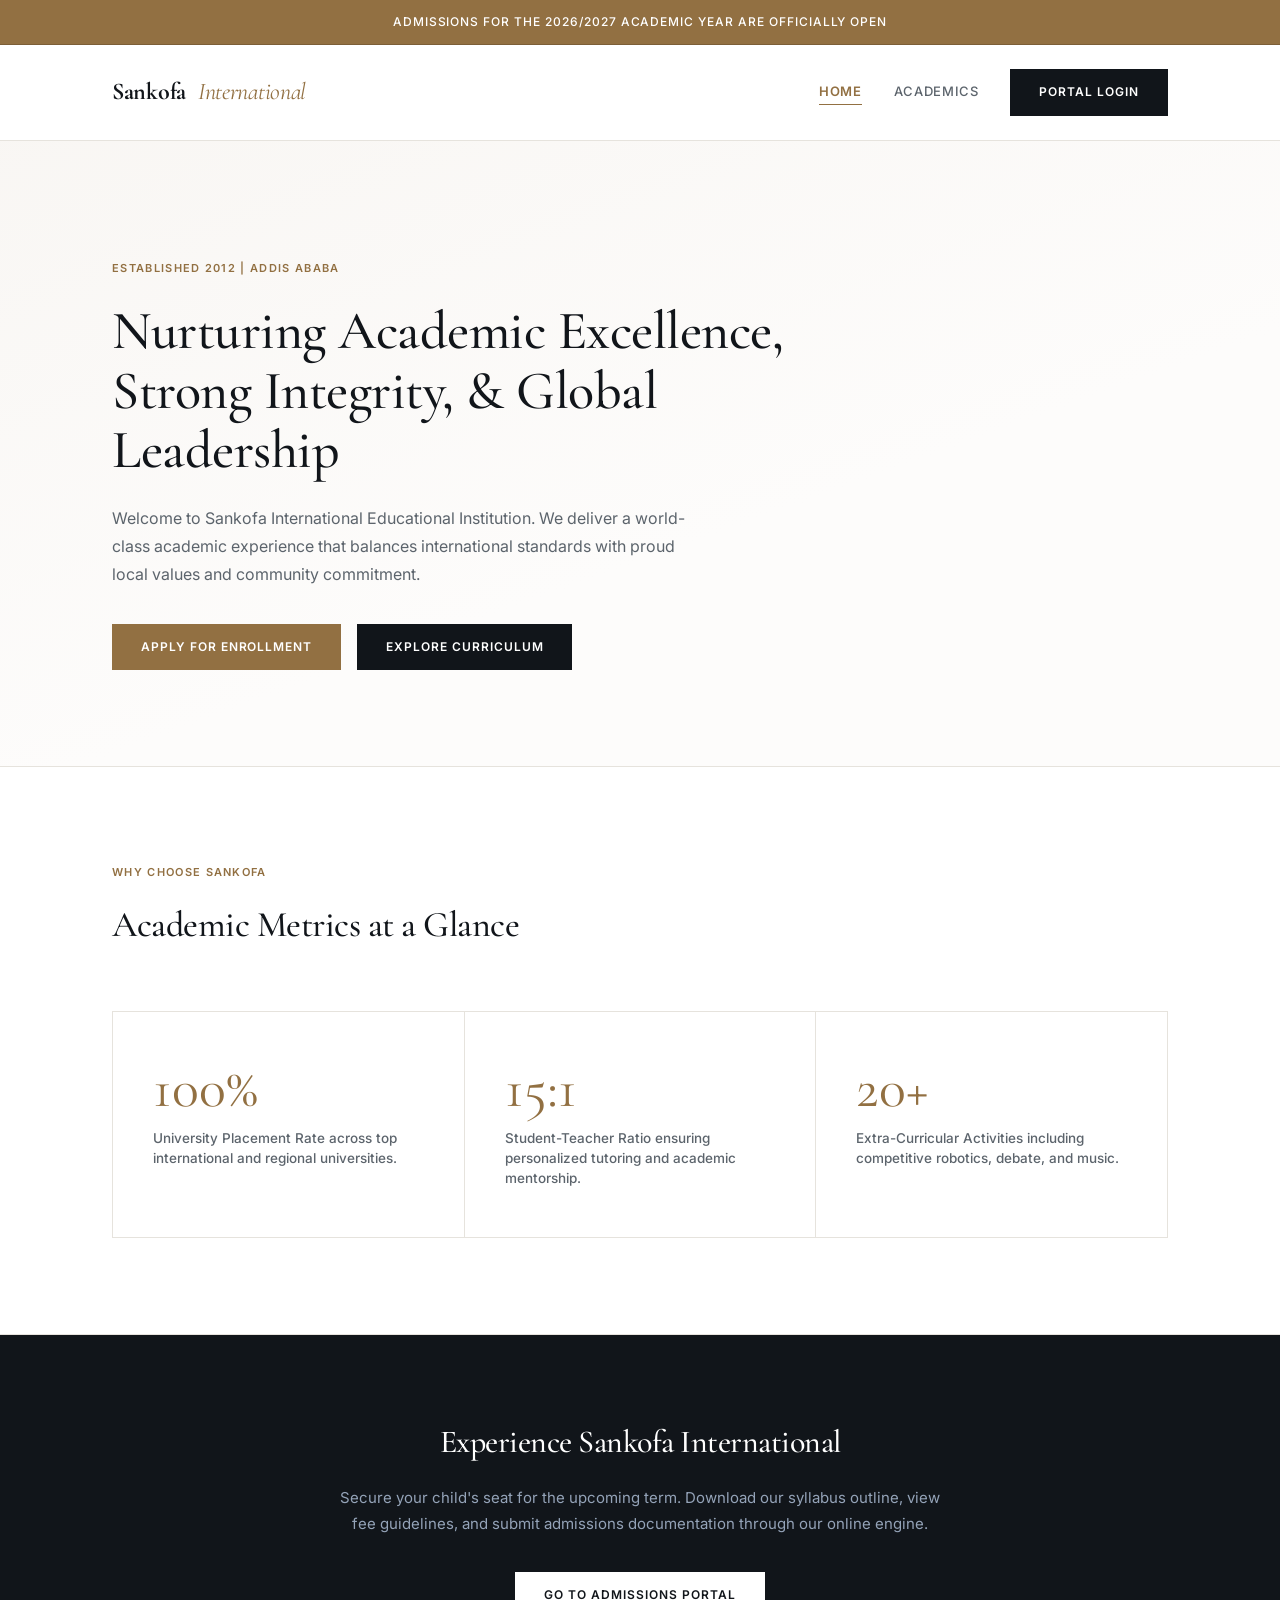
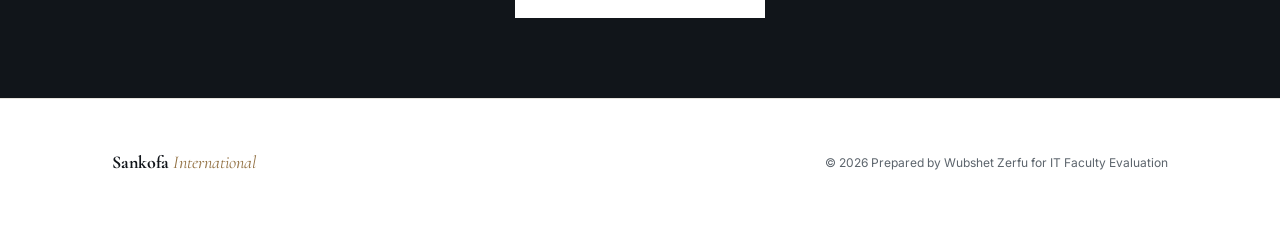
<file: templates/sankofa-school/index.html>
<!DOCTYPE html>
<html lang="en">
<head>
  <meta charset="UTF-8">
  <meta name="viewport" content="width=device-width, initial-scale=1.0">
  <title>Sankofa International Educational Institution</title>
  <!-- Google Fonts: Cormorant Garamond (Serif) & Inter (Sans-serif) -->
  <link rel="preconnect" href="https://fonts.googleapis.com">
  <link rel="preconnect" href="https://fonts.gstatic.com" crossorigin>
  <link href="https://fonts.googleapis.com/css2?family=Cormorant+Garamond:ital,wght@0,400;0,500;0,600;0,700;1,400&family=Inter:wght@400;500;600&display=swap" rel="stylesheet">
  <style>
    :root {
      --primary: #927042;      /* Satin Bronze Gold */
      --primary-hover: #7c5e37;
      --accent: #11151a;       /* Ink Black */
      --bg: #fdfcfb;           /* Warm Alabaster */
      --surface: #ffffff;
      --text: #11151a;
      --muted: #5c646c;
      --border: #e6e3dd;
      
      --font-heading: 'Cormorant Garamond', Georgia, serif;
      --font-body: 'Inter', sans-serif;
    }
    
    * {
      box-sizing: border-box;
      margin: 0;
      padding: 0;
    }
    
    body {
      font-family: var(--font-body);
      background-color: var(--bg);
      color: var(--text);
      line-height: 1.7;
      -webkit-font-smoothing: antialiased;
    }

    .container {
      max-width: 1120px;
      margin: 0 auto;
      padding: 0 32px;
      width: 100%;
    }

    /* Emergency Alert Banner */
    .alert-banner {
      background: var(--primary);
      color: #ffffff;
      font-size: 12px;
      font-weight: 500;
      text-transform: uppercase;
      letter-spacing: 0.08em;
      text-align: center;
      padding: 12px 24px;
      border-bottom: 1px solid var(--primary-hover);
    }
    
    /* Header */
    header {
      background: var(--surface);
      border-bottom: 1px solid var(--border);
      position: sticky;
      top: 0;
      z-index: 100;
      width: 100%;
    }
    .header-inner {
      display: flex;
      justify-content: space-between;
      align-items: center;
      padding: 24px 0;
      position: relative;
    }
    .brand {
      font-family: var(--font-heading);
      font-size: 24px;
      font-weight: 700;
      color: var(--text);
      text-decoration: none;
      letter-spacing: -0.3px;
      display: flex;
      align-items: center;
      gap: 12px;
    }
    .brand span {
      color: var(--primary);
      font-style: italic;
      font-weight: 400;
    }
    nav {
      display: flex;
      align-items: center;
      gap: 32px;
    }
    nav a {
      text-decoration: none;
      color: var(--muted);
      font-weight: 500;
      font-size: 13px;
      letter-spacing: 0.05em;
      text-transform: uppercase;
      border-bottom: 1px solid transparent;
      padding-bottom: 2px;
      transition: color 0.15s, border-color 0.15s;
    }
    nav a:hover, nav a.active {
      color: var(--primary);
      border-bottom-color: var(--primary);
      font-weight: 600;
    }
    .btn.active {
      background-color: transparent !important;
      color: var(--primary) !important;
      border-color: var(--primary) !important;
    }
    .btn {
      display: inline-block;
      padding: 12px 28px;
      background: var(--primary);
      color: #ffffff;
      font-weight: 600;
      font-size: 12px;
      text-transform: uppercase;
      letter-spacing: 0.08em;
      text-decoration: none;
      border: 1px solid var(--primary);
      transition: all 0.15s ease;
      cursor: pointer;
    }
    .btn:hover {
      background: transparent;
      color: var(--primary);
    }
    .btn-accent {
      background: var(--accent);
      border-color: var(--accent);
    }
    .btn-accent:hover {
      background: transparent;
      color: var(--accent);
    }

    .menu-toggle {
      display: none;
      background: none;
      border: none;
      color: var(--text);
      cursor: pointer;
      padding: 4px;
    }

    /* Hero Section */
    .hero {
      border-bottom: 1px solid var(--border);
      background: linear-gradient(160deg, color-mix(in srgb, var(--primary) 4%, var(--bg)), var(--bg) 60%);
      padding: 112px 0 96px;
    }
    .hero-inner {
      max-width: 780px;
    }
    .hero-eyebrow {
      display: inline-block;
      font-size: 11px;
      font-weight: 600;
      color: var(--primary);
      text-transform: uppercase;
      letter-spacing: 0.12em;
      margin-bottom: 24px;
    }
    .hero h1 {
      font-family: var(--font-heading);
      font-size: 54px;
      line-height: 1.1;
      font-weight: 500;
      color: var(--text);
      margin-bottom: 24px;
      letter-spacing: -0.5px;
    }
    .hero p {
      font-size: 16px;
      color: var(--muted);
      margin-bottom: 36px;
      line-height: 1.75;
      max-width: 580px;
    }
    .hero-actions {
      display: flex;
      gap: 16px;
    }

    /* Highlights Section */
    .section {
      padding: 96px 0;
      background: var(--surface);
    }
    .section-label {
      font-size: 11px;
      font-weight: 600;
      color: var(--primary);
      text-transform: uppercase;
      letter-spacing: 0.12em;
      margin-bottom: 12px;
      display: block;
    }
    .section-title {
      font-family: var(--font-heading);
      font-size: 36px;
      font-weight: 500;
      margin-bottom: 56px;
      letter-spacing: -0.5px;
    }

    .highlights-grid {
      display: grid;
      grid-template-columns: repeat(3, 1fr);
      gap: 1px;
      background: var(--border);
      border: 1px solid var(--border);
    }
    .highlight-card {
      padding: 48px 40px;
      background: var(--surface);
      text-align: left;
    }
    .highlight-value {
      font-family: var(--font-heading);
      font-size: 56px;
      font-weight: 400;
      color: var(--primary);
      margin-bottom: 12px;
      line-height: 1;
    }
    .highlight-desc {
      font-size: 13.5px;
      color: var(--muted);
      font-weight: 500;
      line-height: 1.5;
    }

    /* Admissions Banner */
    .admissions-strip {
      background: var(--accent);
      color: #ffffff;
      padding: 80px 0;
      text-align: center;
      border-top: 1px solid var(--border);
    }
    .admissions-strip h2 {
      font-family: var(--font-heading);
      font-size: 32px;
      font-weight: 500;
      margin-bottom: 16px;
      letter-spacing: -0.5px;
    }
    .admissions-strip p {
      font-size: 15px;
      color: #94a3b8;
      max-width: 600px;
      margin: 0 auto 36px;
      line-height: 1.7;
    }

    /* Footer */
    footer {
      background: var(--surface);
      color: var(--muted);
      padding: 48px 0;
      border-top: 1px solid var(--border);
    }
    .footer-inner {
      display: flex;
      justify-content: space-between;
      align-items: center;
    }
    .footer-brand {
      font-family: var(--font-heading);
      font-size: 18px;
      font-weight: 700;
      color: var(--text);
    }
    .footer-brand span {
      color: var(--primary);
      font-style: italic;
      font-weight: 400;
    }
    .footer-copy {
      font-size: 12px;
    }

    /* Mobile Styles */
    @media (max-width: 768px) {
      .header-inner {
        position: relative;
      }
      .menu-toggle {
        display: block;
      }
      nav {
        display: none;
        position: absolute;
        top: 100%;
        left: -32px;
        right: -32px;
        background: var(--surface);
        border-bottom: 1px solid var(--border);
        flex-direction: column;
        padding: 24px;
        gap: 20px;
        align-items: flex-start;
        box-shadow: 0 10px 15px -3px rgba(0, 0, 0, 0.05);
        z-index: 99;
      }
      nav.open {
        display: flex;
      }
      nav a {
        width: 100%;
        padding: 4px 0;
      }
      .highlights-grid {
        grid-template-columns: 1fr;
        gap: 1px;
      }
      .hero h1 {
        font-size: 38px;
      }
      .hero-actions {
        flex-direction: column;
        gap: 12px;
      }
      .footer-inner {
        flex-direction: column;
        gap: 16px;
        text-align: center;
      }
    }
  </style>
</head>
<body>

  <!-- Alert Banner -->
  <div class="alert-banner">
    Admissions for the 2026/2027 Academic Year are officially open
  </div>

  <!-- Header -->
  <header>
    <div class="container">
      <div class="header-inner">
        <a href="index.html" class="brand">Sankofa <span>International</span></a>
        <button class="menu-toggle" aria-label="Toggle Menu" onclick="this.nextElementSibling.classList.toggle('open');">
          <svg viewBox="0 0 24 24" width="24" height="24" stroke="currentColor" stroke-width="2" fill="none" stroke-linecap="round" stroke-linejoin="round">
            <line x1="3" y1="12" x2="21" y2="12"></line>
            <line x1="3" y1="6" x2="21" y2="6"></line>
            <line x1="3" y1="18" x2="21" y2="18"></line>
          </svg>
        </button>
        <nav>
          <a href="index.html" class="active">Home</a>
          <a href="academics.html">Academics</a>
          <a href="portal.html" class="btn btn-accent" style="color:#ffffff;">Portal Login</a>
        </nav>
      </div>
    </div>
  </header>

  <!-- Hero Section -->
  <section class="hero">
    <div class="container">
      <div class="hero-inner">
        <span class="hero-eyebrow">Established 2012 | Addis Ababa</span>
        <h1>Nurturing Academic Excellence, Strong Integrity, & Global Leadership</h1>
        <p>Welcome to Sankofa International Educational Institution. We deliver a world-class academic experience that balances international standards with proud local values and community commitment.</p>
        <div class="hero-actions">
          <a href="portal.html" class="btn">Apply For Enrollment</a>
          <a href="academics.html" class="btn btn-accent">Explore Curriculum</a>
        </div>
      </div>
    </div>
  </section>

  <!-- Highlights -->
  <section class="section">
    <div class="container">
      <span class="section-label">Why Choose Sankofa</span>
      <h2 class="section-title">Academic Metrics at a Glance</h2>
      <div class="highlights-grid">
        <div class="highlight-card">
          <div class="highlight-value">100%</div>
          <div class="highlight-desc">University Placement Rate across top international and regional universities.</div>
        </div>
        <div class="highlight-card">
          <div class="highlight-value">15:1</div>
          <div class="highlight-desc">Student-Teacher Ratio ensuring personalized tutoring and academic mentorship.</div>
        </div>
        <div class="highlight-card">
          <div class="highlight-value">20+</div>
          <div class="highlight-desc">Extra-Curricular Activities including competitive robotics, debate, and music.</div>
        </div>
      </div>
    </div>
  </section>

  <!-- Admissions Strip -->
  <section class="admissions-strip">
    <div class="container">
      <h2>Experience Sankofa International</h2>
      <p>Secure your child's seat for the upcoming term. Download our syllabus outline, view fee guidelines, and submit admissions documentation through our online engine.</p>
      <a href="portal.html" class="btn btn-accent" style="background:#ffffff; color:var(--accent); border-color:#ffffff;">Go to Admissions Portal</a>
    </div>
  </section>

  <!-- Footer -->
  <footer>
    <div class="container">
      <div class="footer-inner">
        <span class="footer-brand">Sankofa <span>International</span></span>
        <span class="footer-copy">&copy; 2026 Prepared by Wubshet Zerfu for IT Faculty Evaluation</span>
      </div>
    </div>
  </footer>

</body>
</html>
</file>
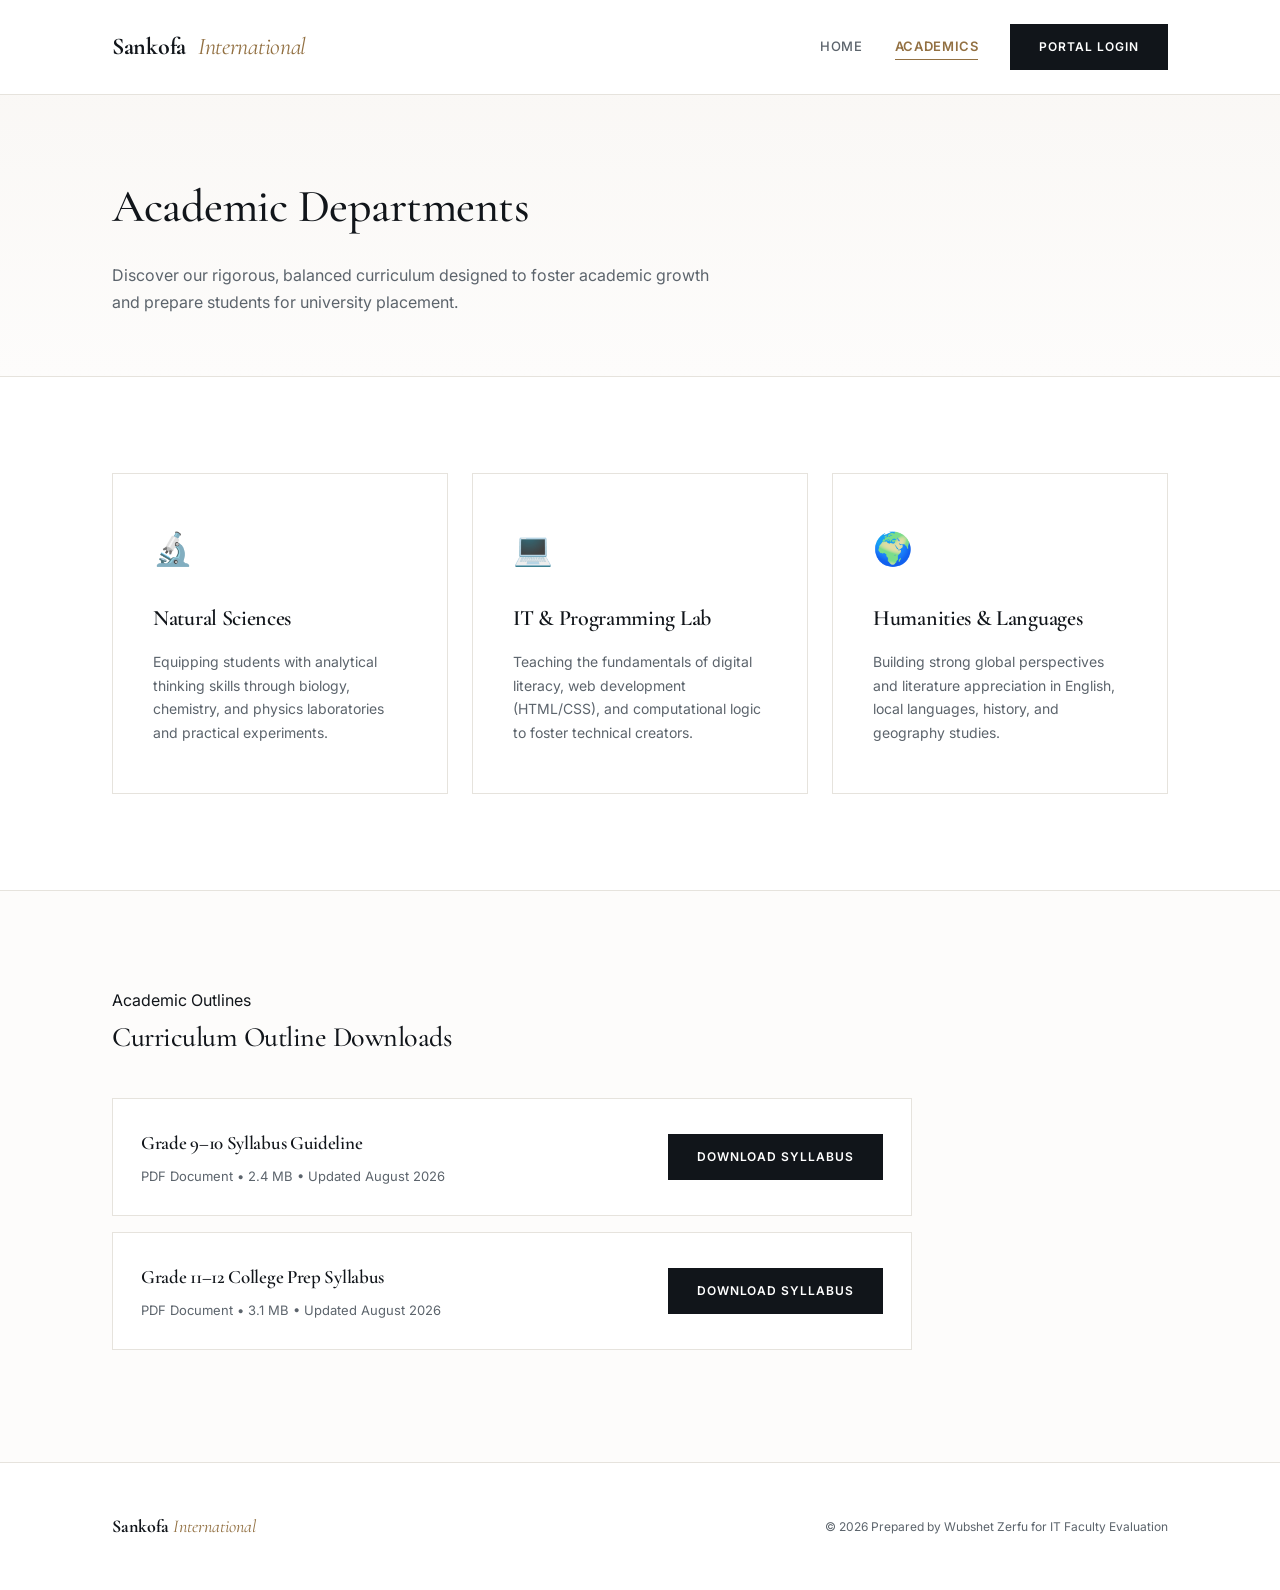
<file: templates/sankofa-school/academics.html>
<!DOCTYPE html>
<html lang="en">
<head>
  <meta charset="UTF-8">
  <meta name="viewport" content="width=device-width, initial-scale=1.0">
  <title>Academics — Sankofa International</title>
  <!-- Google Fonts: Cormorant Garamond (Serif) & Inter (Sans-serif) -->
  <link rel="preconnect" href="https://fonts.googleapis.com">
  <link rel="preconnect" href="https://fonts.gstatic.com" crossorigin>
  <link href="https://fonts.googleapis.com/css2?family=Cormorant+Garamond:ital,wght@0,400;0,500;0,600;0,700;1,400&family=Inter:wght@400;500;600&display=swap" rel="stylesheet">
  <style>
    :root {
      --primary: #927042;      /* Satin Bronze Gold */
      --primary-hover: #7c5e37;
      --accent: #11151a;       /* Ink Black */
      --bg: #fdfcfb;           /* Warm Alabaster */
      --surface: #ffffff;
      --text: #11151a;
      --muted: #5c646c;
      --border: #e6e3dd;
      
      --font-heading: 'Cormorant Garamond', Georgia, serif;
      --font-body: 'Inter', sans-serif;
    }
    
    * {
      box-sizing: border-box;
      margin: 0;
      padding: 0;
    }
    
    body {
      font-family: var(--font-body);
      background-color: var(--bg);
      color: var(--text);
      line-height: 1.7;
      -webkit-font-smoothing: antialiased;
    }

    .container {
      max-width: 1120px;
      margin: 0 auto;
      padding: 0 32px;
      width: 100%;
    }
    
    /* Header */
    header {
      background: var(--surface);
      border-bottom: 1px solid var(--border);
      position: sticky;
      top: 0;
      z-index: 100;
      width: 100%;
    }
    .header-inner {
      display: flex;
      justify-content: space-between;
      align-items: center;
      padding: 24px 0;
      position: relative;
    }
    .brand {
      font-family: var(--font-heading);
      font-size: 24px;
      font-weight: 700;
      color: var(--text);
      text-decoration: none;
      letter-spacing: -0.3px;
      display: flex;
      align-items: center;
      gap: 12px;
    }
    .brand span {
      color: var(--primary);
      font-style: italic;
      font-weight: 400;
    }
    nav {
      display: flex;
      align-items: center;
      gap: 32px;
    }
    nav a {
      text-decoration: none;
      color: var(--muted);
      font-weight: 500;
      font-size: 13px;
      letter-spacing: 0.05em;
      text-transform: uppercase;
      border-bottom: 1px solid transparent;
      padding-bottom: 2px;
      transition: color 0.15s, border-color 0.15s;
    }
    nav a:hover, nav a.active {
      color: var(--primary);
      border-bottom-color: var(--primary);
      font-weight: 600;
    }
    .btn.active {
      background-color: transparent !important;
      color: var(--primary) !important;
      border-color: var(--primary) !important;
    }
    .btn {
      display: inline-block;
      padding: 12px 28px;
      background: var(--primary);
      color: #ffffff;
      font-weight: 600;
      font-size: 12px;
      text-transform: uppercase;
      letter-spacing: 0.08em;
      text-decoration: none;
      border: 1px solid var(--primary);
      transition: all 0.15s ease;
      cursor: pointer;
    }
    .btn:hover {
      background: transparent;
      color: var(--primary);
    }
    .btn-accent {
      background: var(--accent);
      border-color: var(--accent);
    }
    .btn-accent:hover {
      background: transparent;
      color: var(--accent);
    }

    .menu-toggle {
      display: none;
      background: none;
      border: none;
      color: var(--text);
      cursor: pointer;
      padding: 4px;
    }

    /* Page Intro */
    .intro-section {
      padding: 72px 0 60px;
      background: linear-gradient(180deg, color-mix(in srgb, var(--primary) 3%, var(--bg)), var(--bg));
      border-bottom: 1px solid var(--border);
    }
    .intro-title {
      font-family: var(--font-heading);
      font-size: 46px;
      font-weight: 500;
      margin-bottom: 16px;
      letter-spacing: -0.5px;
    }
    .intro-lead {
      color: var(--muted);
      font-size: 16px;
      max-width: 600px;
      line-height: 1.7;
    }

    /* Main Academics Content */
    .section {
      padding: 96px 0;
      background: var(--surface);
    }
    .grid {
      display: grid;
      grid-template-columns: repeat(3, 1fr);
      gap: 24px;
    }
    .dept-card {
      background: var(--surface);
      border: 1px solid var(--border);
      padding: 48px 40px;
      transition: transform 0.2s, box-shadow 0.2s;
    }
    .dept-card:hover {
      transform: translateY(-4px);
      box-shadow: 0 12px 24px -10px color-mix(in srgb, var(--primary) 12%, transparent);
      border-color: color-mix(in srgb, var(--primary) 30%, var(--border));
    }
    .dept-icon {
      font-size: 32px;
      margin-bottom: 24px;
    }
    .dept-card h3 {
      font-family: var(--font-heading);
      font-size: 22px;
      font-weight: 600;
      margin-bottom: 12px;
      letter-spacing: -0.3px;
    }
    .dept-card p {
      font-size: 14px;
      color: var(--muted);
      line-height: 1.7;
    }

    /* Syllabus List */
    .syllabus-section {
      padding: 96px 0;
      border-top: 1px solid var(--border);
      background: var(--bg);
    }
    .curriculum-list {
      max-width: 800px;
      margin-top: 36px;
    }
    .curriculum-item {
      background: var(--surface);
      border: 1px solid var(--border);
      padding: 28px;
      display: flex;
      justify-content: space-between;
      align-items: center;
      margin-bottom: 16px;
      border-radius: 0px;
    }
    .curr-info h4 {
      font-family: var(--font-heading);
      font-size: 19px;
      font-weight: 600;
      margin-bottom: 6px;
      letter-spacing: -0.3px;
    }
    .curr-info p {
      font-size: 13px;
      color: var(--muted);
    }

    /* Footer */
    footer {
      background: var(--surface);
      color: var(--muted);
      padding: 48px 0;
      border-top: 1px solid var(--border);
    }
    .footer-inner {
      display: flex;
      justify-content: space-between;
      align-items: center;
    }
    .footer-brand {
      font-family: var(--font-heading);
      font-size: 18px;
      font-weight: 800;
      color: var(--text);
    }
    .footer-brand span {
      color: var(--primary);
      font-style: italic;
      font-weight: 400;
    }
    .footer-copy {
      font-size: 12px;
    }

    /* Mobile Styles */
    @media (max-width: 768px) {
      .menu-toggle {
        display: block;
      }
      nav {
        display: none;
        position: absolute;
        top: 100%;
        left: -32px;
        right: -32px;
        background: var(--surface);
        border-bottom: 1px solid var(--border);
        flex-direction: column;
        padding: 24px;
        gap: 20px;
        align-items: flex-start;
        box-shadow: 0 10px 15px -3px rgba(0, 0, 0, 0.05);
        z-index: 99;
      }
      nav.open {
        display: flex;
      }
      nav a {
        width: 100%;
        padding: 4px 0;
      }
      .grid {
        grid-template-columns: 1fr;
      }
      .curriculum-item {
        flex-direction: column;
        align-items: flex-start;
        gap: 20px;
      }
      .footer-inner {
        flex-direction: column;
        gap: 16px;
        text-align: center;
      }
    }
  </style>
</head>
<body>

  <!-- Header -->
  <header>
    <div class="container">
      <div class="header-inner">
        <a href="index.html" class="brand">Sankofa <span>International</span></a>
        <button class="menu-toggle" aria-label="Toggle Menu" onclick="this.nextElementSibling.classList.toggle('open');">
          <svg viewBox="0 0 24 24" width="24" height="24" stroke="currentColor" stroke-width="2" fill="none" stroke-linecap="round" stroke-linejoin="round">
            <line x1="3" y1="12" x2="21" y2="12"></line>
            <line x1="3" y1="6" x2="21" y2="6"></line>
            <line x1="3" y1="18" x2="21" y2="18"></line>
          </svg>
        </button>
        <nav>
          <a href="index.html">Home</a>
          <a href="academics.html" class="active">Academics</a>
          <a href="portal.html" class="btn btn-accent" style="color:#ffffff;">Portal Login</a>
        </nav>
      </div>
    </div>
  </header>

  <!-- Page Intro -->
  <section class="intro-section">
    <div class="container">
      <h1 class="intro-title">Academic Departments</h1>
      <p class="intro-lead">Discover our rigorous, balanced curriculum designed to foster academic growth and prepare students for university placement.</p>
    </div>
  </section>

  <!-- Departments Grid -->
  <section class="section">
    <div class="container">
      <div class="grid">
        <div class="dept-card">
          <div class="dept-icon">🔬</div>
          <h3>Natural Sciences</h3>
          <p>Equipping students with analytical thinking skills through biology, chemistry, and physics laboratories and practical experiments.</p>
        </div>
        <div class="dept-card">
          <div class="dept-icon">💻</div>
          <h3>IT & Programming Lab</h3>
          <p>Teaching the fundamentals of digital literacy, web development (HTML/CSS), and computational logic to foster technical creators.</p>
        </div>
        <div class="dept-card">
          <div class="dept-icon">🌍</div>
          <h3>Humanities & Languages</h3>
          <p>Building strong global perspectives and literature appreciation in English, local languages, history, and geography studies.</p>
        </div>
      </div>
    </div>
  </section>

  <!-- Curriculum List -->
  <section class="syllabus-section">
    <div class="container">
      <span class="section-label">Academic Outlines</span>
      <h2 style="font-family: var(--font-heading); font-size: 28px; font-weight: 500; letter-spacing: -0.5px;">Curriculum Outline Downloads</h2>
      <div class="curriculum-list">
        <div class="curriculum-item">
          <div class="curr-info">
            <h4>Grade 9–10 Syllabus Guideline</h4>
            <p>PDF Document • 2.4 MB • Updated August 2026</p>
          </div>
          <a href="#" class="btn btn-accent" onclick="event.preventDefault(); alert('Syllabus outline PDF download initiated.');">Download syllabus</a>
        </div>
        <div class="curriculum-item">
          <div class="curr-info">
            <h4>Grade 11–12 College Prep Syllabus</h4>
            <p>PDF Document • 3.1 MB • Updated August 2026</p>
          </div>
          <a href="#" class="btn btn-accent" onclick="event.preventDefault(); alert('Syllabus outline PDF download initiated.');">Download syllabus</a>
        </div>
      </div>
    </div>
  </section>

  <!-- Footer -->
  <footer>
    <div class="container">
      <div class="footer-inner">
        <span class="footer-brand">Sankofa <span>International</span></span>
        <span class="footer-copy">&copy; 2026 Prepared by Wubshet Zerfu for IT Faculty Evaluation</span>
      </div>
    </div>
  </footer>

</body>
</html>
</file>
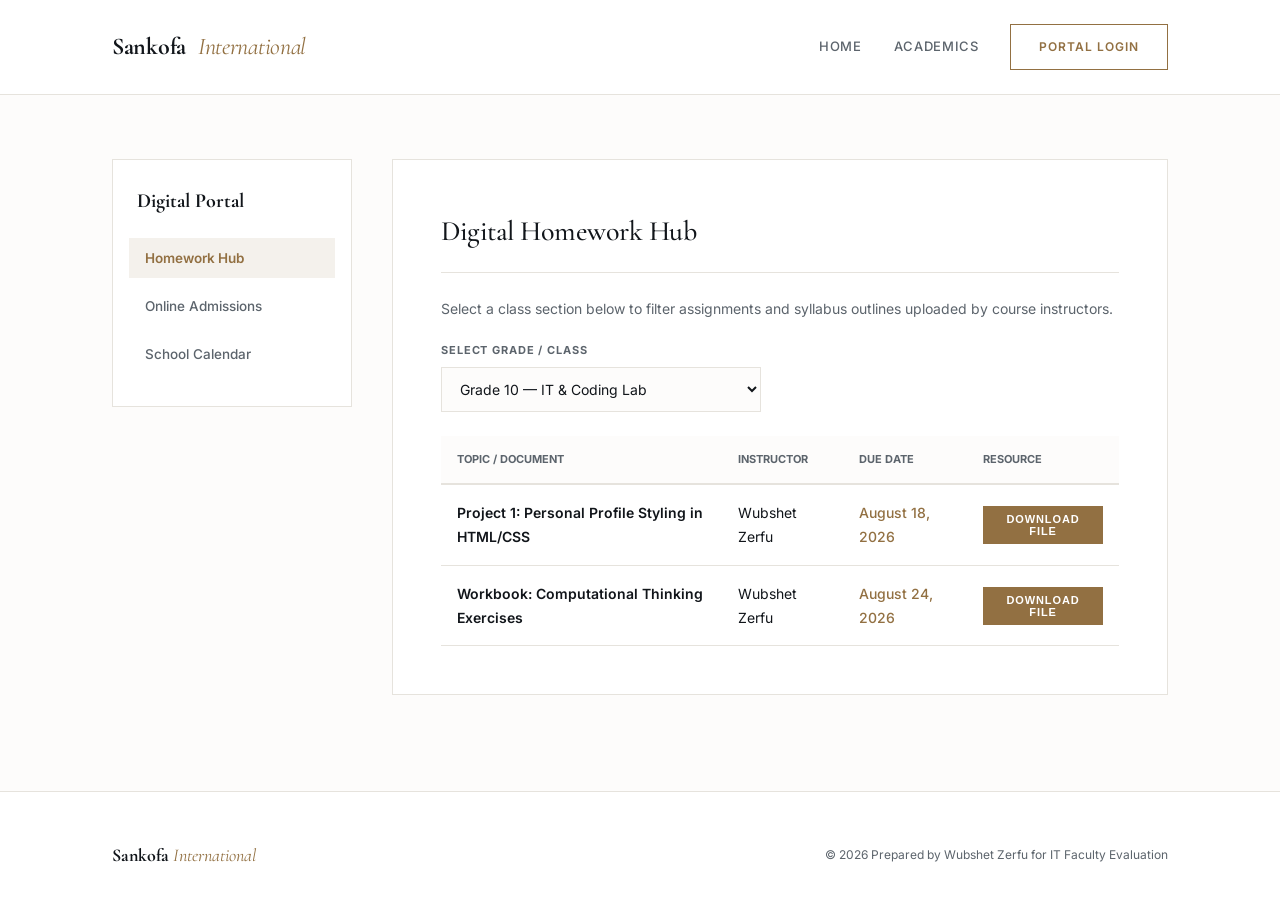
<file: templates/sankofa-school/portal.html>
<!DOCTYPE html>
<html lang="en">
<head>
  <meta charset="UTF-8">
  <meta name="viewport" content="width=device-width, initial-scale=1.0">
  <title>Portal — Sankofa International</title>
  <!-- Google Fonts: Cormorant Garamond (Serif) & Inter (Sans-serif) -->
  <link rel="preconnect" href="https://fonts.googleapis.com">
  <link rel="preconnect" href="https://fonts.gstatic.com" crossorigin>
  <link href="https://fonts.googleapis.com/css2?family=Cormorant+Garamond:ital,wght@0,400;0,500;0,600;0,700;1,400&family=Inter:wght@400;500;600&display=swap" rel="stylesheet">
  <style>
    :root {
      --primary: #927042;      /* Satin Bronze Gold */
      --primary-hover: #7c5e37;
      --accent: #11151a;       /* Ink Black */
      --bg: #fdfcfb;           /* Warm Alabaster */
      --surface: #ffffff;
      --text: #11151a;
      --muted: #5c646c;
      --border: #e6e3dd;
      
      --font-heading: 'Cormorant Garamond', Georgia, serif;
      --font-body: 'Inter', sans-serif;
    }
    
    * {
      box-sizing: border-box;
      margin: 0;
      padding: 0;
    }
    
    body {
      font-family: var(--font-body);
      background-color: var(--bg);
      color: var(--text);
      line-height: 1.7;
      -webkit-font-smoothing: antialiased;
    }

    .container {
      max-width: 1120px;
      margin: 0 auto;
      padding: 0 32px;
      width: 100%;
    }
    
    /* Header */
    header {
      background: var(--surface);
      border-bottom: 1px solid var(--border);
      position: sticky;
      top: 0;
      z-index: 100;
      width: 100%;
    }
    .header-inner {
      display: flex;
      justify-content: space-between;
      align-items: center;
      padding: 24px 0;
      position: relative;
    }
    .brand {
      font-family: var(--font-heading);
      font-size: 24px;
      font-weight: 700;
      color: var(--text);
      text-decoration: none;
      letter-spacing: -0.3px;
      display: flex;
      align-items: center;
      gap: 12px;
    }
    .brand span {
      color: var(--primary);
      font-style: italic;
      font-weight: 400;
    }
    nav {
      display: flex;
      align-items: center;
      gap: 32px;
    }
    nav a {
      text-decoration: none;
      color: var(--muted);
      font-weight: 500;
      font-size: 13px;
      letter-spacing: 0.05em;
      text-transform: uppercase;
      border-bottom: 1px solid transparent;
      padding-bottom: 2px;
      transition: color 0.15s, border-color 0.15s;
    }
    nav a:hover, nav a.active {
      color: var(--primary);
      border-bottom-color: var(--primary);
      font-weight: 600;
    }
    .btn.active {
      background-color: transparent !important;
      color: var(--primary) !important;
      border-color: var(--primary) !important;
    }
    .btn {
      display: inline-block;
      padding: 12px 28px;
      background: var(--primary);
      color: #ffffff;
      font-weight: 600;
      font-size: 12px;
      text-transform: uppercase;
      letter-spacing: 0.08em;
      text-decoration: none;
      border: 1px solid var(--primary);
      transition: all 0.15s ease;
      cursor: pointer;
    }
    .btn:hover {
      background: transparent;
      color: var(--primary);
    }
    .btn-accent {
      background: var(--accent);
      border-color: var(--accent);
    }
    .btn-accent:hover {
      background: transparent;
      color: var(--accent);
    }

    .menu-toggle {
      display: none;
      background: none;
      border: none;
      color: var(--text);
      cursor: pointer;
      padding: 4px;
    }

    /* Portal Layout */
    .portal-section {
      padding: 64px 0 96px;
    }
    .portal-grid {
      display: grid;
      grid-template-columns: 240px 1fr;
      gap: 40px;
      align-items: start;
    }

    /* Sidebar tabs */
    .portal-sidebar {
      background: var(--surface);
      border: 1px solid var(--border);
      padding: 24px 16px;
      border-radius: 0px;
    }
    .portal-sidebar h2 {
      font-family: var(--font-heading);
      font-size: 20px;
      font-weight: 700;
      margin-bottom: 20px;
      padding-left: 8px;
      color: var(--text);
    }
    .tab-btn {
      display: block;
      width: 100%;
      text-align: left;
      padding: 12px 16px;
      background: none;
      border: none;
      color: var(--muted);
      font-family: inherit;
      font-size: 13.5px;
      font-weight: 500;
      cursor: pointer;
      margin-bottom: 8px;
      border-radius: 0px;
      transition: all 0.15s;
    }
    .tab-btn:hover {
      background: var(--bg);
      color: var(--text);
    }
    .tab-btn.active {
      background: color-mix(in srgb, var(--primary) 8%, var(--bg));
      color: var(--primary);
      font-weight: 600;
    }

    /* Content Area */
    .portal-content {
      background: var(--surface);
      border: 1px solid var(--border);
      padding: 48px;
      border-radius: 0px;
      min-height: 480px;
    }
    .tab-panel {
      display: none;
    }
    .tab-panel.active {
      display: block;
    }

    .panel-title {
      font-family: var(--font-heading);
      font-size: 28px;
      font-weight: 500;
      margin-bottom: 24px;
      letter-spacing: -0.5px;
      border-bottom: 1px solid var(--border);
      padding-bottom: 16px;
    }

    /* Form Styles */
    .form-group {
      margin-bottom: 20px;
    }
    .form-group label {
      display: block;
      font-size: 11px;
      font-weight: 700;
      letter-spacing: 0.08em;
      text-transform: uppercase;
      color: var(--muted);
      margin-bottom: 8px;
    }
    .form-control {
      width: 100%;
      padding: 12px 14px;
      border: 1px solid var(--border);
      background: var(--bg);
      color: var(--text);
      font-family: inherit;
      font-size: 14px;
      outline: none;
      transition: all 0.15s;
    }
    .form-control:focus {
      border-color: var(--primary);
      background: #ffffff;
    }

    /* Assignment table */
    .assignment-table {
      width: 100%;
      border-collapse: collapse;
      margin-top: 24px;
    }
    .assignment-table th {
      text-align: left;
      padding: 14px 16px;
      font-size: 11px;
      text-transform: uppercase;
      font-weight: 700;
      color: var(--muted);
      border-bottom: 2px solid var(--border);
      background: var(--bg);
    }
    .assignment-table td {
      padding: 16px;
      border-bottom: 1px solid var(--border);
      font-size: 14px;
    }
    .assignment-table tr:hover {
      background: rgba(0,0,0,0.01);
    }

    /* Calendar outline */
    .calendar-list {
      display: grid;
      gap: 16px;
    }
    .calendar-item {
      display: flex;
      gap: 20px;
      border-bottom: 1px solid var(--border);
      padding-bottom: 16px;
    }
    .calendar-date {
      background: var(--primary);
      color: #ffffff;
      padding: 10px;
      width: 60px;
      text-align: center;
      font-weight: 600;
      border-radius: 0px;
      line-height: 1.2;
    }
    .calendar-date span {
      display: block;
      font-size: 11px;
      font-weight: 400;
      text-transform: uppercase;
      color: #cbd5e1;
    }
    .calendar-details h4 {
      font-family: var(--font-heading);
      font-size: 18px;
      font-weight: 600;
      margin-bottom: 4px;
    }
    .calendar-details p {
      font-size: 13.5px;
      color: var(--muted);
    }

    /* Footer */
    footer {
      background: var(--surface);
      color: var(--muted);
      padding: 48px 0;
      border-top: 1px solid var(--border);
    }
    .footer-inner {
      display: flex;
      justify-content: space-between;
      align-items: center;
    }
    .footer-brand {
      font-family: var(--font-heading);
      font-size: 18px;
      font-weight: 800;
      color: var(--text);
    }
    .footer-brand span {
      color: var(--primary);
      font-style: italic;
      font-weight: 400;
    }
    .footer-copy {
      font-size: 12px;
    }

    /* Mobile Styles */
    @media (max-width: 768px) {
      .menu-toggle {
        display: block;
      }
      nav {
        display: none;
        position: absolute;
        top: 100%;
        left: -32px;
        right: -32px;
        background: var(--surface);
        border-bottom: 1px solid var(--border);
        flex-direction: column;
        padding: 24px;
        gap: 20px;
        align-items: flex-start;
        box-shadow: 0 10px 15px -3px rgba(0, 0, 0, 0.05);
        z-index: 99;
      }
      nav.open {
        display: flex;
      }
      nav a {
        width: 100%;
        padding: 4px 0;
      }
      .portal-grid {
        grid-template-columns: 1fr;
        gap: 24px;
      }
      .portal-content {
        padding: 24px;
      }
      .footer-inner {
        flex-direction: column;
        gap: 16px;
        text-align: center;
      }
    }
  </style>
</head>
<body>

  <!-- Header -->
  <header>
    <div class="container">
      <div class="header-inner">
        <a href="index.html" class="brand">Sankofa <span>International</span></a>
        <button class="menu-toggle" aria-label="Toggle Menu" onclick="this.nextElementSibling.classList.toggle('open');">
          <svg viewBox="0 0 24 24" width="24" height="24" stroke="currentColor" stroke-width="2" fill="none" stroke-linecap="round" stroke-linejoin="round">
            <line x1="3" y1="12" x2="21" y2="12"></line>
            <line x1="3" y1="6" x2="21" y2="6"></line>
            <line x1="3" y1="18" x2="21" y2="18"></line>
          </svg>
        </button>
        <nav>
          <a href="index.html">Home</a>
          <a href="academics.html">Academics</a>
          <a href="portal.html" class="btn btn-accent active" style="color:#ffffff;">Portal Login</a>
        </nav>
      </div>
    </div>
  </header>

  <!-- Portal Section -->
  <section class="portal-section">
    <div class="container">
      <div class="portal-grid">
        
        <!-- Sidebar Navigation -->
        <aside class="portal-sidebar">
          <h2>Digital Portal</h2>
          <button class="tab-btn active" onclick="switchTab(event, 'homework')">Homework Hub</button>
          <button class="tab-btn" onclick="switchTab(event, 'admissions')">Online Admissions</button>
          <button class="tab-btn" onclick="switchTab(event, 'calendar')">School Calendar</button>
        </aside>

        <!-- Main Content Portal Box -->
        <main class="portal-content">
          
          <!-- Homework Hub Panel -->
          <div id="homework" class="tab-panel active">
            <h2 class="panel-title">Digital Homework Hub</h2>
            <p style="font-size: 14px; color: var(--muted); margin-bottom: 20px;">
              Select a class section below to filter assignments and syllabus outlines uploaded by course instructors.
            </p>
            
            <div class="form-group" style="max-width: 320px;">
              <label>Select Grade / Class</label>
              <select class="form-control" style="border-radius: 0px;" onchange="loadAssignments(this.value)">
                <option value="g10-it">Grade 10 — IT & Coding Lab</option>
                <option value="g11-chem">Grade 11 — Chemistry Section A</option>
                <option value="g12-phys">Grade 12 — Physics Prep</option>
              </select>
            </div>

            <table class="assignment-table">
              <thead>
                <tr>
                  <th>Topic / Document</th>
                  <th>Instructor</th>
                  <th>Due Date</th>
                  <th>Resource</th>
                </tr>
              </thead>
              <tbody id="assignment-body">
                <!-- Javascript will load content here -->
              </tbody>
            </table>
          </div>

          <!-- Admissions Panel -->
          <div id="admissions" class="tab-panel">
            <h2 class="panel-title">Online Enrollment Admission</h2>
            <form onsubmit="submitAdmission(event)">
              <div style="display:grid; grid-template-columns:1fr 1fr; gap:20px;">
                <div class="form-group">
                  <label>Student Full Name</label>
                  <input type="text" class="form-control" required style="border-radius: 0px;" />
                </div>
                <div class="form-group">
                  <label>Target Grade of Entry</label>
                  <select class="form-control" required style="border-radius: 0px;">
                    <option value="">Select entry level...</option>
                    <option value="9">Grade 9</option>
                    <option value="10">Grade 10</option>
                    <option value="11">Grade 11</option>
                    <option value="12">Grade 12</option>
                  </select>
                </div>
              </div>
              <div class="form-group">
                <label>Parent / Guardian Email</label>
                <input type="email" class="form-control" required style="border-radius: 0px;" />
              </div>
              <div class="form-group">
                <label>Upload Birth Certificate or Previous Report Card (PDF)</label>
                <input type="file" class="form-control" style="padding: 8px 12px; border-radius: 0px;" required />
              </div>
              <button type="submit" class="btn btn-accent" style="margin-top: 10px;">Submit Online Application</button>
            </form>
          </div>

          <!-- Calendar Panel -->
          <div id="calendar" class="tab-panel">
            <h2 class="panel-title">Sankofa Events Calendar</h2>
            <div class="calendar-list">
              <div class="calendar-item">
                <div class="calendar-date">14<span>Sep</span></div>
                <div class="calendar-details">
                  <h4>First Term Registration & Syllabus Distribution</h4>
                  <p>Faculty office open for standard material picks, uniform configurations, and course guidelines registration.</p>
                </div>
              </div>
              <div class="calendar-item">
                <div class="calendar-date">28<span>Sep</span></div>
                <div class="calendar-details">
                  <h4>Parent-Teacher Association (PTA) General Meet</h4>
                  <p>General strategy presentation, digital portal alignment tutorials, and curriculum progress evaluations.</p>
                </div>
              </div>
              <div class="calendar-item">
                <div class="calendar-date">15<span>Oct</span></div>
                <div class="calendar-details">
                  <h4>Mid-Term Physics & Coding Assessments</h4>
                  <p>Grade-level testing schedules for science departments and practical IT coding projects submissions.</p>
                </div>
              </div>
            </div>
          </div>

        </main>
      </div>
    </div>
  </section>

  <!-- Footer -->
  <footer>
    <div class="container">
      <div class="footer-inner">
        <span class="footer-brand">Sankofa <span>International</span></span>
        <span class="footer-copy">&copy; 2026 Prepared by Wubshet Zerfu for IT Faculty Evaluation</span>
      </div>
    </div>
  </footer>

  <script>
    // Tab switching logic
    function switchTab(e, tabId) {
      const panels = document.querySelectorAll('.tab-panel');
      const buttons = document.querySelectorAll('.tab-btn');
      
      panels.forEach(p => p.classList.remove('active'));
      buttons.forEach(b => b.classList.remove('active'));
      
      document.getElementById(tabId).classList.add('active');
      e.target.classList.add('active');
    }

    // Dynamic homework generator
    const data = {
      'g10-it': [
        { title: 'Project 1: Personal Profile Styling in HTML/CSS', teacher: 'Wubshet Zerfu', due: 'August 18, 2026' },
        { title: 'Workbook: Computational Thinking Exercises', teacher: 'Wubshet Zerfu', due: 'August 24, 2026' }
      ],
      'g11-chem': [
        { title: 'Lab: Chemical Reactions & Gas Pressure Outlines', teacher: 'Blen Shimelis', due: 'August 16, 2026' },
        { title: 'Problem Sheet: Stoichiometry Balance Formulations', teacher: 'Blen Shimelis', due: 'August 22, 2026' }
      ],
      'g12-phys': [
        { title: 'Review Outline: Electromagnetism & Core Integrals', teacher: 'Mulugeta Tadesse', due: 'August 20, 2026' },
        { title: 'Self-Test: Kinetic Energy Theories & Calculations', teacher: 'Mulugeta Tadesse', due: 'August 27, 2026' }
      ]
    };

    function loadAssignments(classId) {
      const list = data[classId] || [];
      const tbody = document.getElementById('assignment-body');
      tbody.innerHTML = '';
      
      if(list.length === 0) {
        tbody.innerHTML = '<tr><td colspan="4" style="text-align:center; color:var(--muted);">No assignments loaded.</td></tr>';
        return;
      }
      
      list.forEach(a => {
        tbody.innerHTML += `
          <tr>
            <td style="font-weight:600;">${a.title}</td>
            <td>${a.teacher}</td>
            <td style="color:var(--primary); font-weight:500;">${a.due}</td>
            <td>
              <button class="btn" style="padding:6px 12px; font-size:11px;" onclick="simulateDownload(this)">
                Download File
              </button>
            </td>
          </tr>
        `;
      });
    }

    function simulateDownload(button) {
      button.innerText = 'Downloading...';
      button.style.opacity = '0.5';
      setTimeout(() => {
        button.innerText = 'Downloaded ✓';
        button.style.background = '#059669';
        button.style.borderColor = '#059669';
        button.style.color = '#ffffff';
        button.style.opacity = '1';
        alert('File download successfully simulated. In a live system, this sends the class handout PDF directly to the student\'s device.');
      }, 1000);
    }

    function submitAdmission(e) {
      e.preventDefault();
      alert('Admission application successfully dispatched! The documents have been stored in the registrar database queue. In a live system, the administrative team will immediately review the files.');
      e.target.reset();
    }

    // Initial load
    loadAssignments('g10-it');
  </script>
</body>
</html>
</file>
